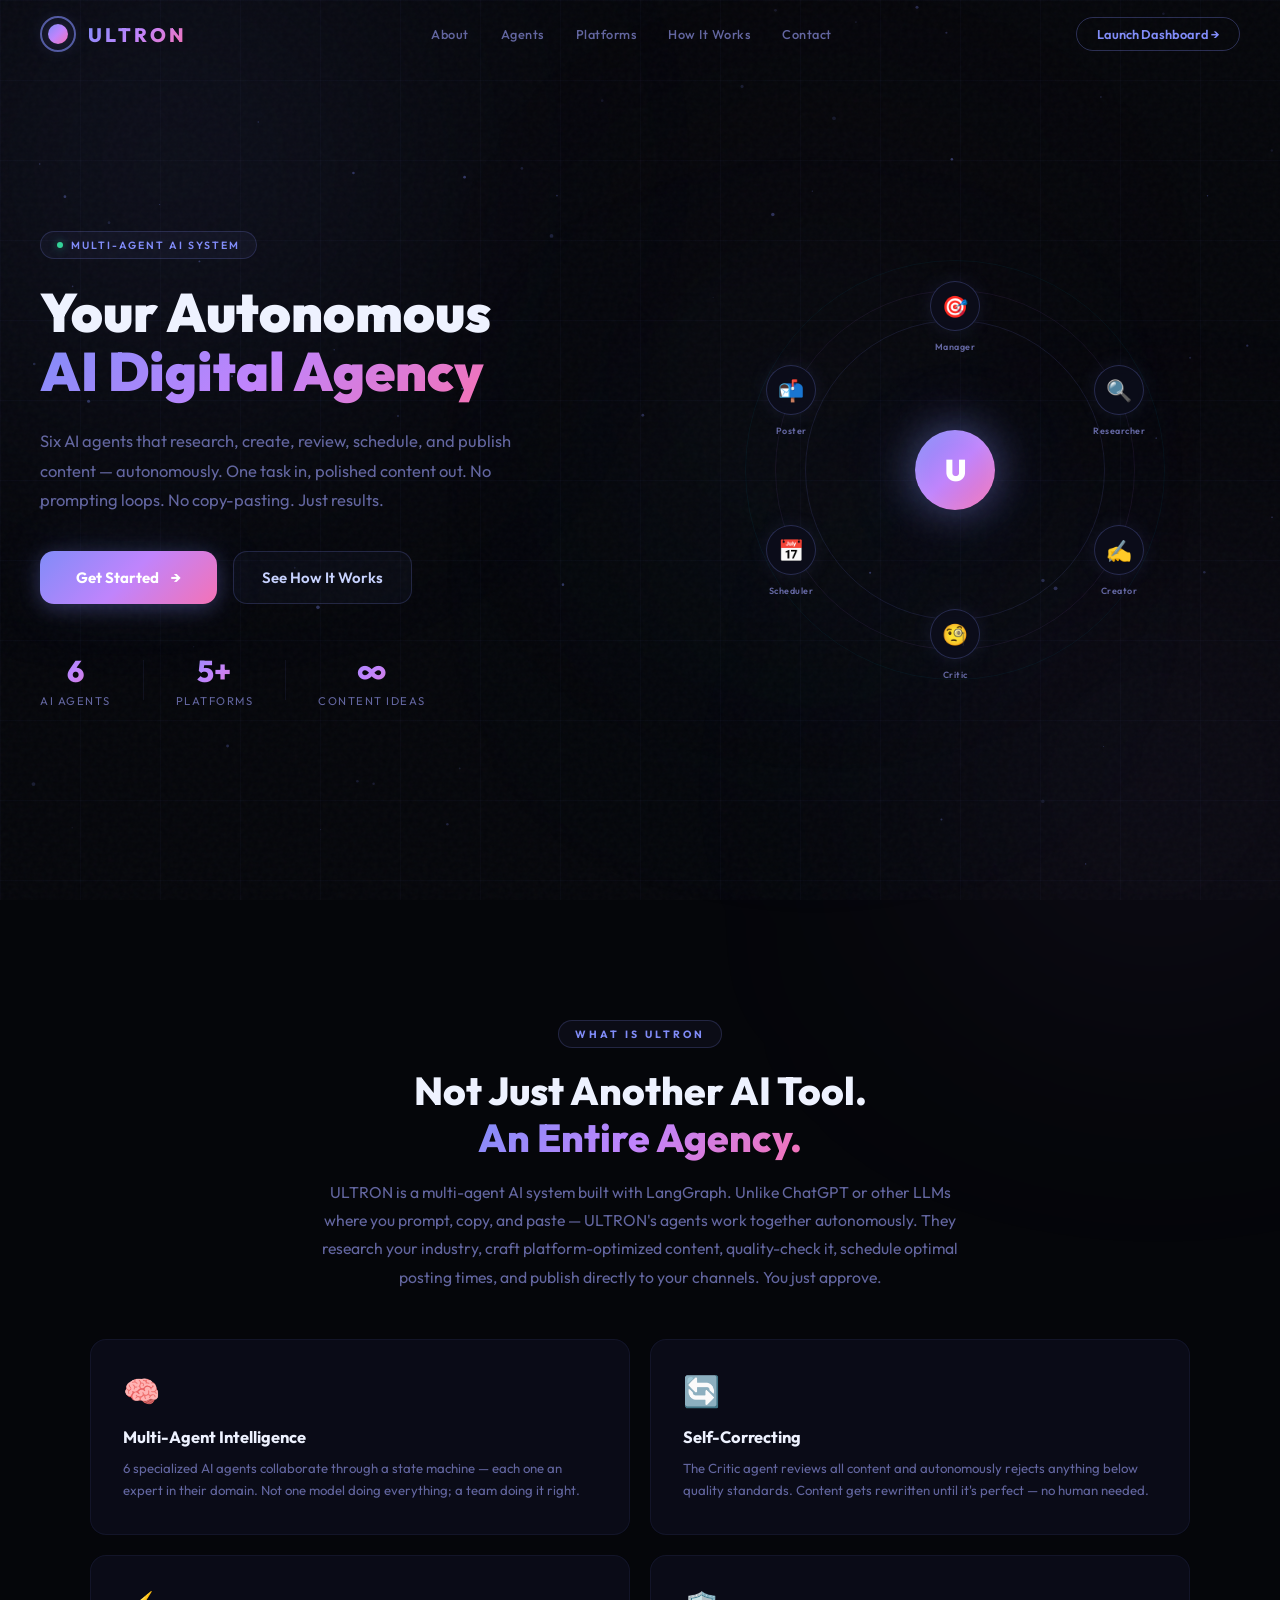
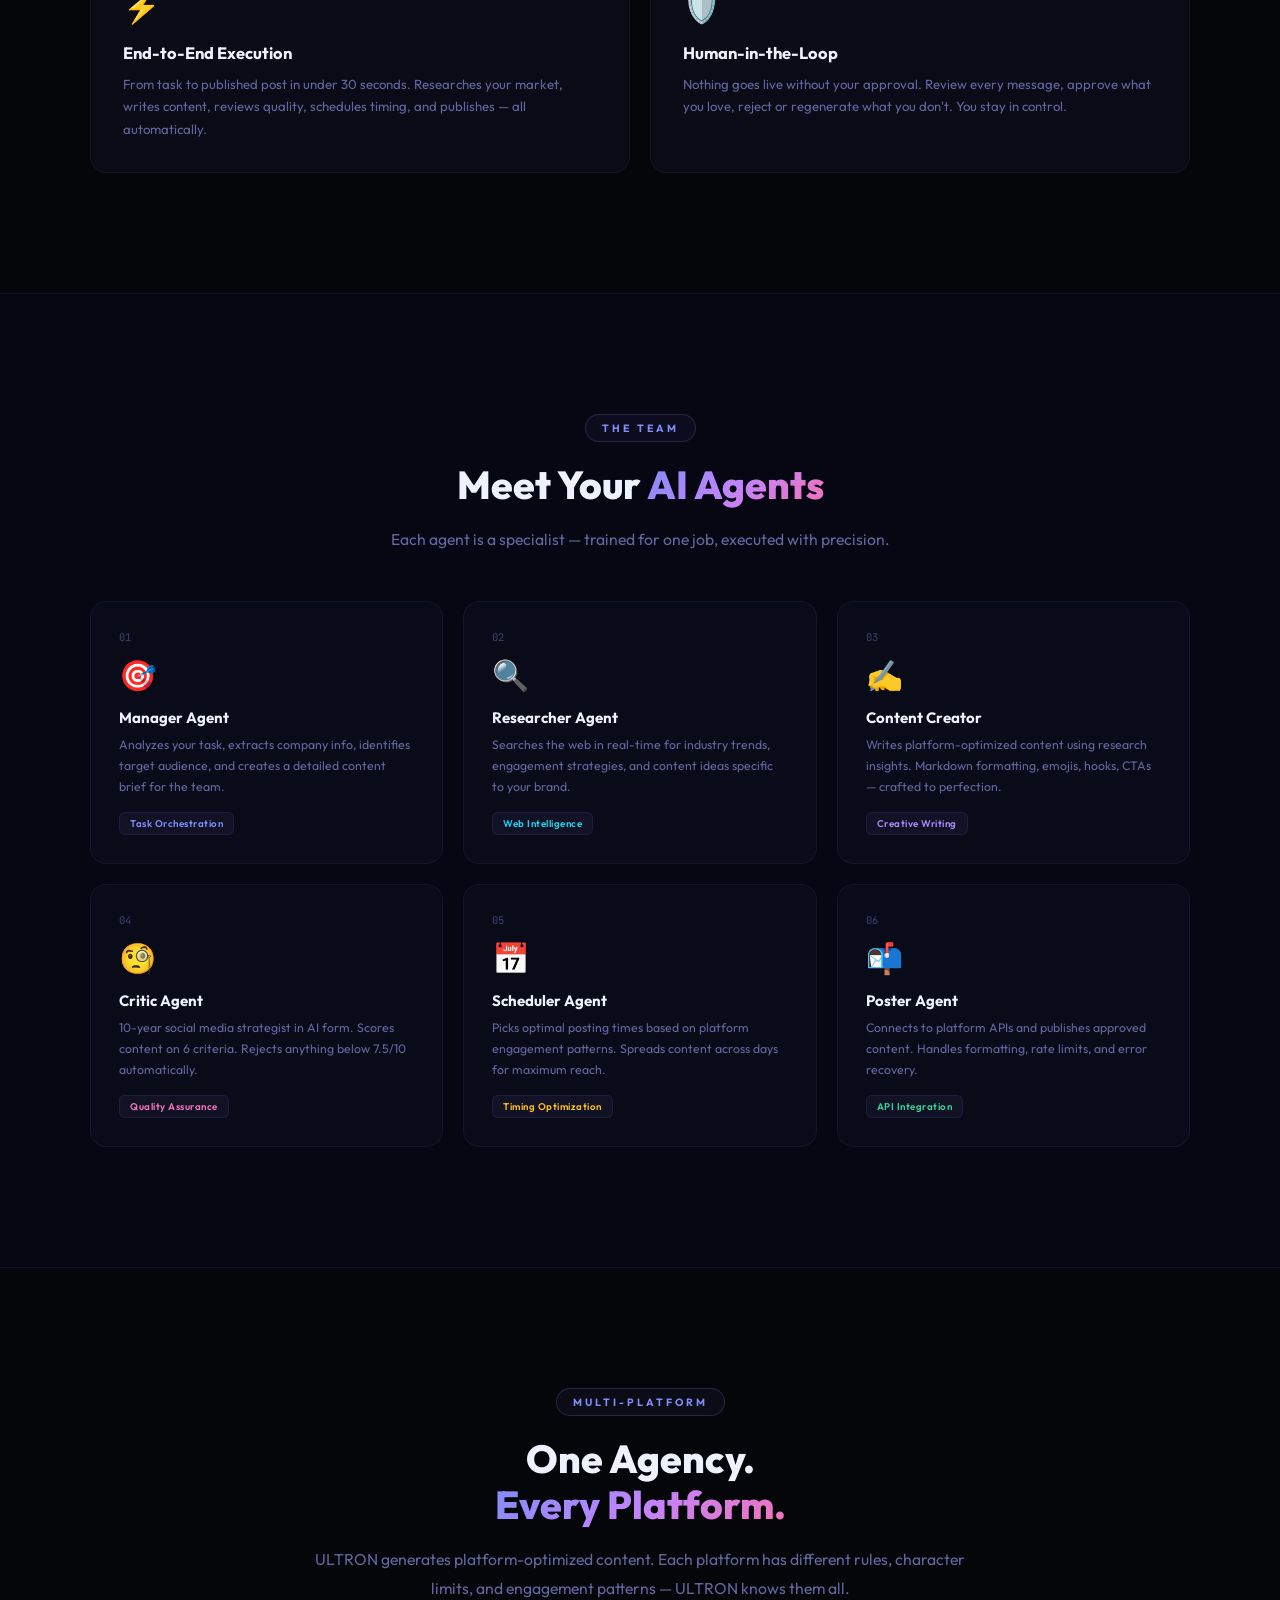
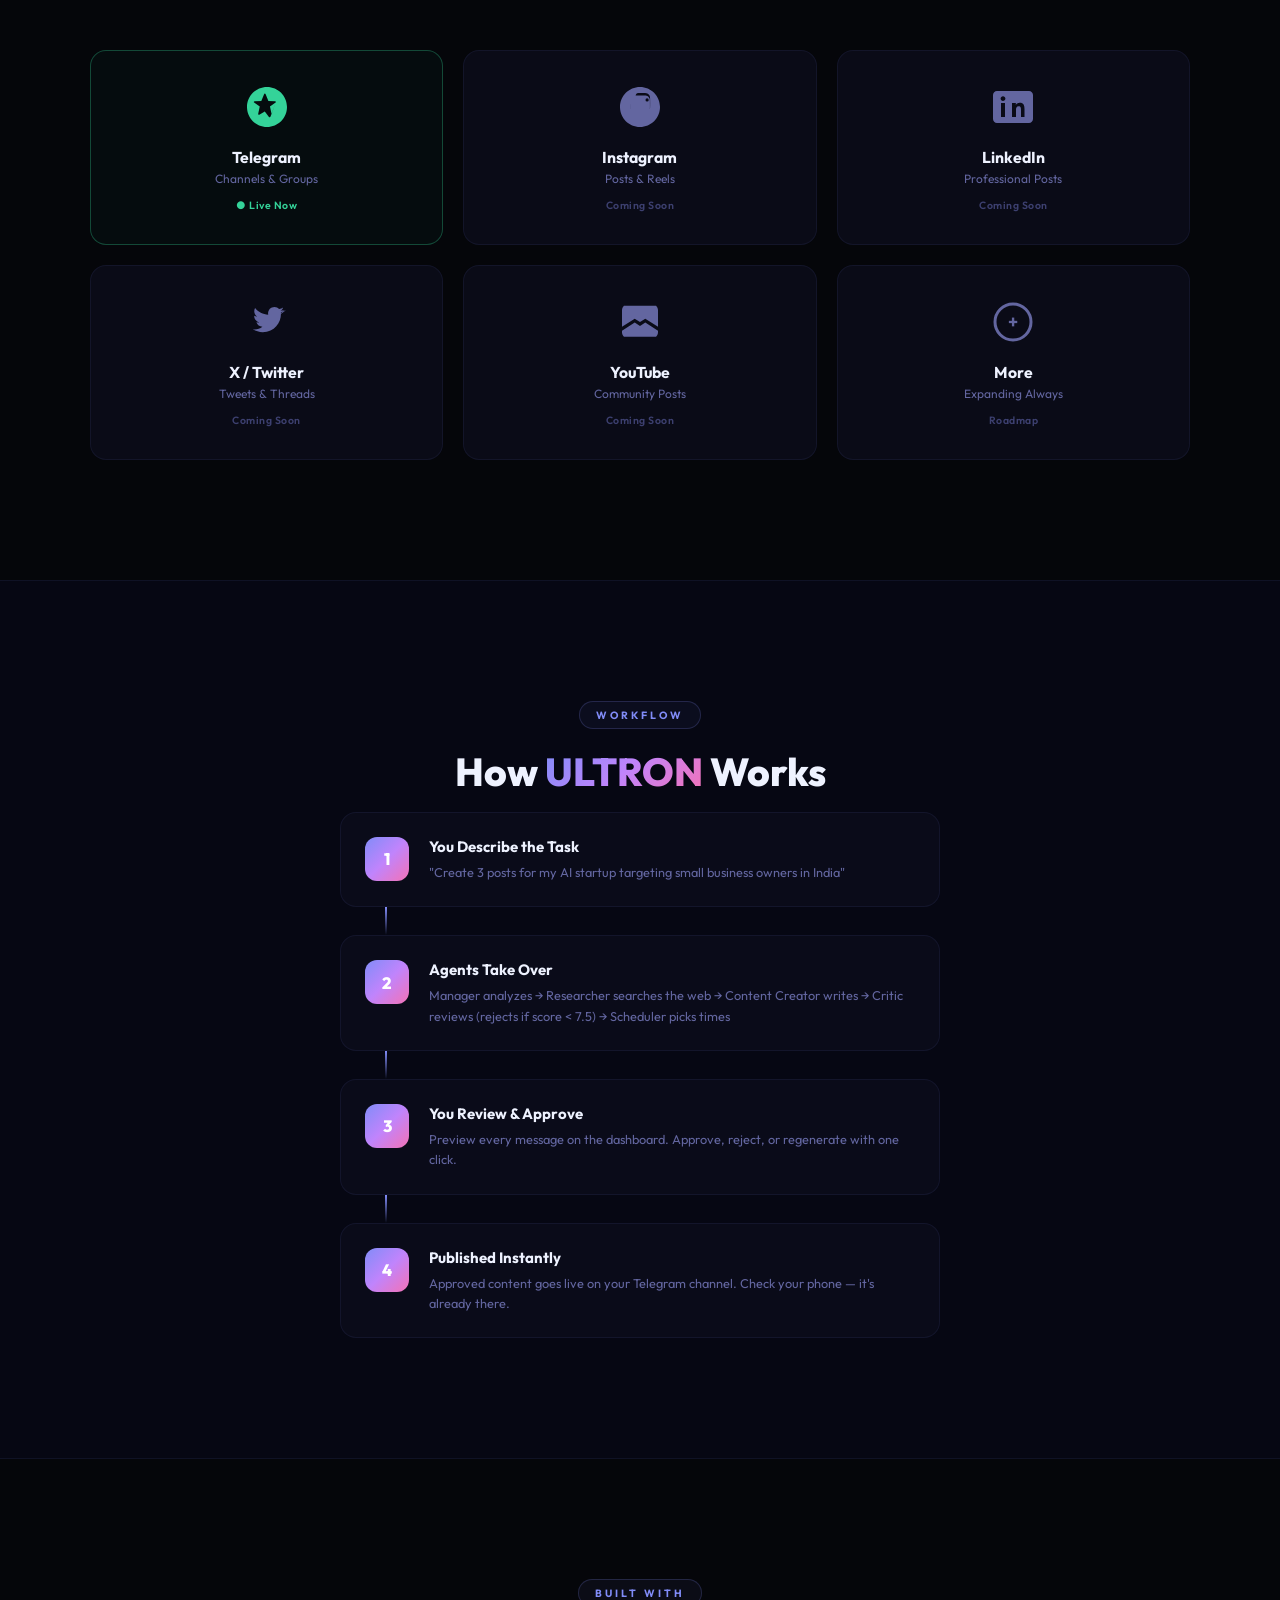
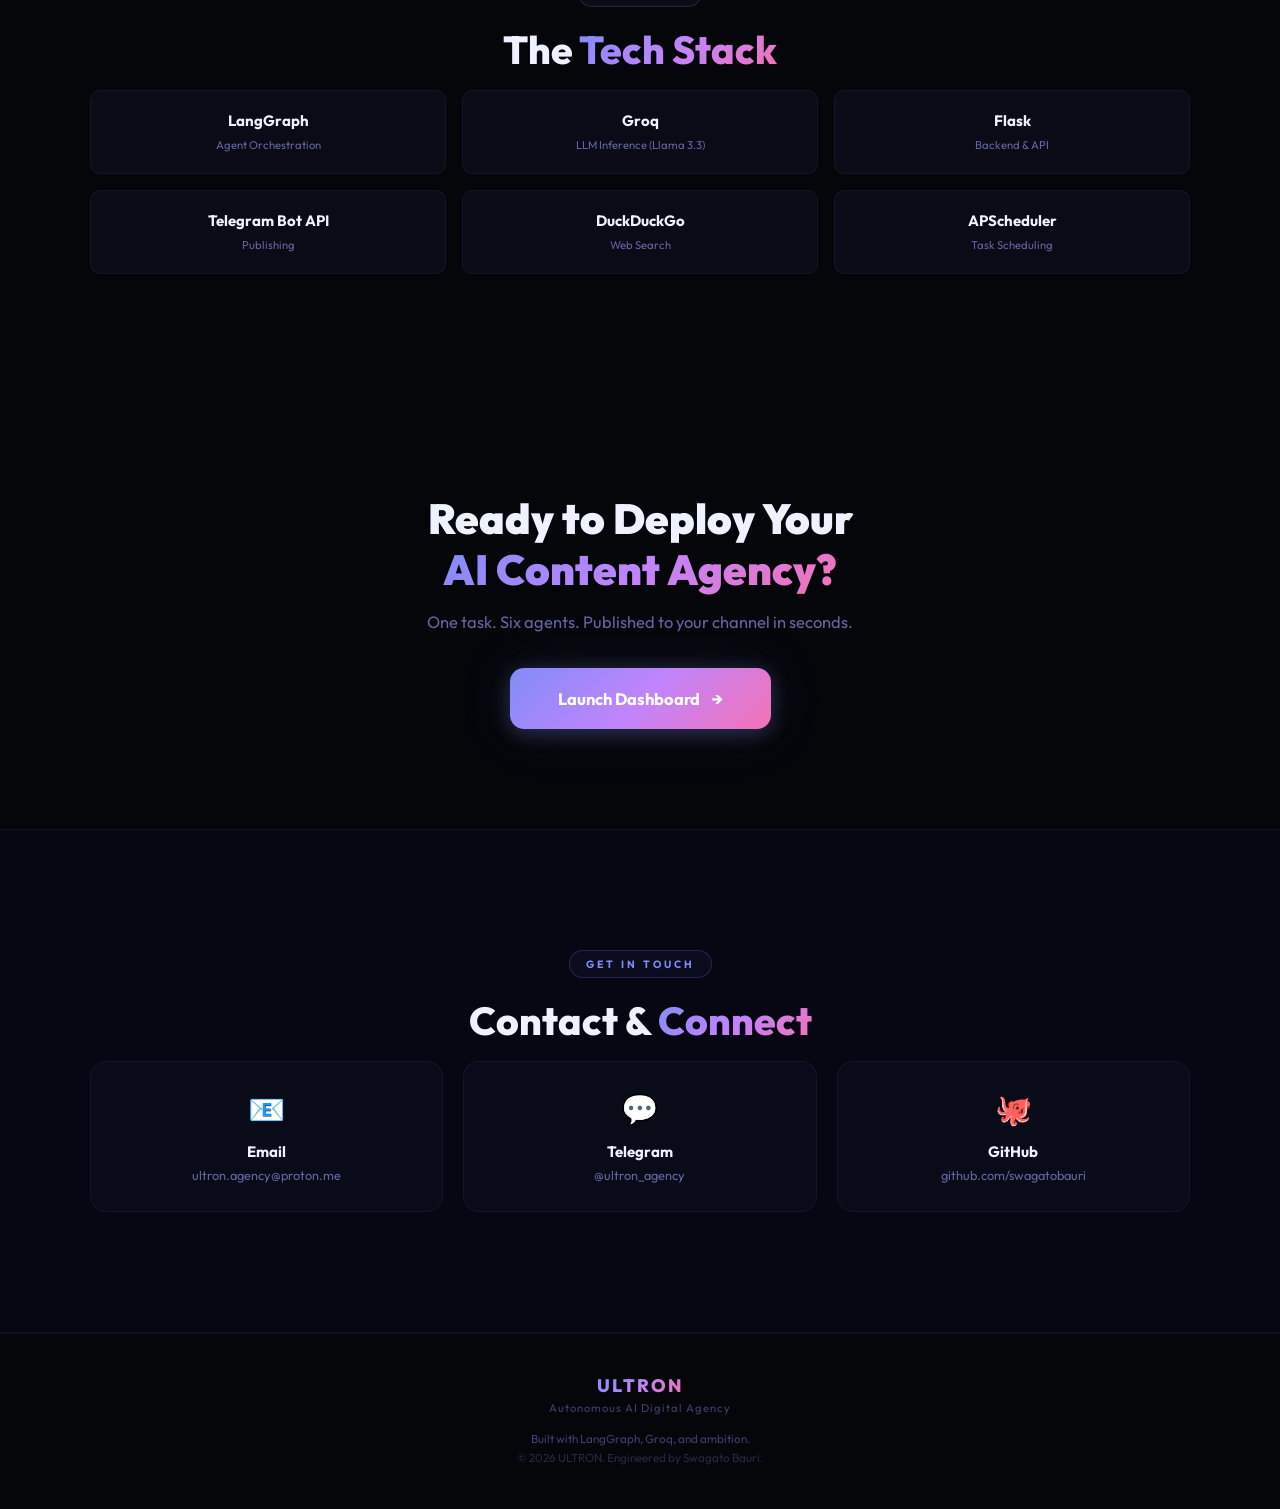
<file: templates/landing.html>
<!DOCTYPE html>
<html lang="en">

<head>
    <meta charset="UTF-8">
    <meta name="viewport" content="width=device-width, initial-scale=1.0">
    <title>ULTRON — AI-Powered Digital Agency</title>
    <meta name="description"
        content="ULTRON is an autonomous AI agency powered by multi-agent intelligence. Generate, review, and publish content across Telegram, Instagram, LinkedIn, YouTube and more.">
    <link rel="preconnect" href="https://fonts.googleapis.com">
    <link rel="preconnect" href="https://fonts.gstatic.com" crossorigin>
    <link
        href="https://fonts.googleapis.com/css2?family=Inter:wght@300;400;500;600;700;800;900&family=JetBrains+Mono:wght@400;500&family=Outfit:wght@300;400;500;600;700;800;900&display=swap"
        rel="stylesheet">
    <link rel="stylesheet" href="/static/css/landing.css">
</head>

<body>
    <!-- Animated Background Layers -->
    <div class="bg-noise"></div>
    <div class="bg-scanlines"></div>
    <div class="bg-grid-overlay"></div>
    <div class="neon-orb orb-1"></div>
    <div class="neon-orb orb-2"></div>
    <div class="neon-orb orb-3"></div>
    <div class="neon-orb orb-4"></div>

    <!-- Floating Particles Canvas -->
    <canvas id="particleCanvas"></canvas>

    <!-- Navigation -->
    <nav class="nav" id="navbar">
        <div class="nav-inner">
            <a href="#" class="nav-logo">
                <div class="nav-logo-icon">
                    <div class="logo-ring"></div>
                    <div class="logo-core"></div>
                </div>
                <span class="nav-logo-text">ULTRON</span>
            </a>
            <div class="nav-links">
                <a href="#about" class="nav-link">About</a>
                <a href="#agents" class="nav-link">Agents</a>
                <a href="#platforms" class="nav-link">Platforms</a>
                <a href="#how-it-works" class="nav-link">How It Works</a>
                <a href="#contact" class="nav-link">Contact</a>
            </div>
            <a href="/dashboard" class="nav-cta">Launch Dashboard →</a>
        </div>
    </nav>

    <!-- ═══════════ HERO ═══════════ -->
    <section class="hero" id="hero">
        <div class="hero-content">
            <div class="hero-badge">
                <span class="hero-badge-dot"></span>
                <span>MULTI-AGENT AI SYSTEM</span>
            </div>
            <h1 class="hero-title">
                <span class="hero-line-1">Your Autonomous</span>
                <span class="hero-line-2">
                    <span class="gradient-text">AI Digital Agency</span>
                </span>
            </h1>
            <p class="hero-subtitle">
                Six AI agents that research, create, review, schedule, and publish
                content — autonomously. One task in, polished content out.
                No prompting loops. No copy-pasting. Just results.
            </p>
            <div class="hero-actions">
                <a href="/dashboard" class="btn-hero">
                    <span class="btn-hero-glow"></span>
                    <span class="btn-hero-text">Get Started</span>
                    <span class="btn-hero-arrow">→</span>
                </a>
                <a href="#how-it-works" class="btn-hero-secondary">
                    <span>See How It Works</span>
                </a>
            </div>
            <div class="hero-stats">
                <div class="stat">
                    <span class="stat-value">6</span>
                    <span class="stat-label">AI Agents</span>
                </div>
                <div class="stat-divider"></div>
                <div class="stat">
                    <span class="stat-value">5+</span>
                    <span class="stat-label">Platforms</span>
                </div>
                <div class="stat-divider"></div>
                <div class="stat">
                    <span class="stat-value">∞</span>
                    <span class="stat-label">Content Ideas</span>
                </div>
            </div>
        </div>
        <div class="hero-visual">
            <div class="agent-orbit">
                <div class="orbit-ring ring-1"></div>
                <div class="orbit-ring ring-2"></div>
                <div class="orbit-ring ring-3"></div>
                <div class="orbit-center">
                    <span>U</span>
                </div>
                <div class="orbit-node node-1" data-label="Manager">🎯</div>
                <div class="orbit-node node-2" data-label="Researcher">🔍</div>
                <div class="orbit-node node-3" data-label="Creator">✍️</div>
                <div class="orbit-node node-4" data-label="Critic">🧐</div>
                <div class="orbit-node node-5" data-label="Scheduler">📅</div>
                <div class="orbit-node node-6" data-label="Poster">📬</div>
            </div>
        </div>
    </section>

    <!-- ═══════════ ABOUT ═══════════ -->
    <section class="section" id="about">
        <div class="section-inner">
            <div class="section-badge">WHAT IS ULTRON</div>
            <h2 class="section-title">Not Just Another AI Tool.<br><span class="gradient-text">An Entire Agency.</span>
            </h2>
            <p class="section-desc">
                ULTRON is a multi-agent AI system built with LangGraph. Unlike ChatGPT or other LLMs where you prompt,
                copy, and paste — ULTRON's agents work together autonomously. They research your industry,
                craft platform-optimized content, quality-check it, schedule optimal posting times,
                and publish directly to your channels. You just approve.
            </p>
            <div class="about-grid">
                <div class="about-card">
                    <div class="about-card-icon">🧠</div>
                    <h3>Multi-Agent Intelligence</h3>
                    <p>6 specialized AI agents collaborate through a state machine — each one an expert in their domain.
                        Not one model doing everything; a team doing it right.</p>
                </div>
                <div class="about-card">
                    <div class="about-card-icon">🔄</div>
                    <h3>Self-Correcting</h3>
                    <p>The Critic agent reviews all content and autonomously rejects anything below quality standards.
                        Content gets rewritten until it's perfect — no human needed.</p>
                </div>
                <div class="about-card">
                    <div class="about-card-icon">⚡</div>
                    <h3>End-to-End Execution</h3>
                    <p>From task to published post in under 30 seconds. Researches your market, writes content, reviews
                        quality, schedules timing, and publishes — all automatically.</p>
                </div>
                <div class="about-card">
                    <div class="about-card-icon">🛡️</div>
                    <h3>Human-in-the-Loop</h3>
                    <p>Nothing goes live without your approval. Review every message, approve what you love, reject or
                        regenerate what you don't. You stay in control.</p>
                </div>
            </div>
        </div>
    </section>

    <!-- ═══════════ AGENTS ═══════════ -->
    <section class="section section-dark" id="agents">
        <div class="section-inner">
            <div class="section-badge">THE TEAM</div>
            <h2 class="section-title">Meet Your <span class="gradient-text">AI Agents</span></h2>
            <p class="section-desc">Each agent is a specialist — trained for one job, executed with precision.</p>
            <div class="agents-grid">
                <div class="agent-card" style="--agent-color: #818cf8; --agent-delay: 0s">
                    <div class="agent-card-number">01</div>
                    <div class="agent-card-emoji">🎯</div>
                    <h3>Manager Agent</h3>
                    <p>Analyzes your task, extracts company info, identifies target audience, and creates a detailed
                        content brief for the team.</p>
                    <div class="agent-card-tag">Task Orchestration</div>
                </div>
                <div class="agent-card" style="--agent-color: #22d3ee; --agent-delay: 0.1s">
                    <div class="agent-card-number">02</div>
                    <div class="agent-card-emoji">🔍</div>
                    <h3>Researcher Agent</h3>
                    <p>Searches the web in real-time for industry trends, engagement strategies, and content ideas
                        specific to your brand.</p>
                    <div class="agent-card-tag">Web Intelligence</div>
                </div>
                <div class="agent-card" style="--agent-color: #a78bfa; --agent-delay: 0.2s">
                    <div class="agent-card-number">03</div>
                    <div class="agent-card-emoji">✍️</div>
                    <h3>Content Creator</h3>
                    <p>Writes platform-optimized content using research insights. Markdown formatting, emojis, hooks,
                        CTAs — crafted to perfection.</p>
                    <div class="agent-card-tag">Creative Writing</div>
                </div>
                <div class="agent-card" style="--agent-color: #f472b6; --agent-delay: 0.3s">
                    <div class="agent-card-number">04</div>
                    <div class="agent-card-emoji">🧐</div>
                    <h3>Critic Agent</h3>
                    <p>10-year social media strategist in AI form. Scores content on 6 criteria. Rejects anything below
                        7.5/10 automatically.</p>
                    <div class="agent-card-tag">Quality Assurance</div>
                </div>
                <div class="agent-card" style="--agent-color: #fbbf24; --agent-delay: 0.4s">
                    <div class="agent-card-number">05</div>
                    <div class="agent-card-emoji">📅</div>
                    <h3>Scheduler Agent</h3>
                    <p>Picks optimal posting times based on platform engagement patterns. Spreads content across days
                        for maximum reach.</p>
                    <div class="agent-card-tag">Timing Optimization</div>
                </div>
                <div class="agent-card" style="--agent-color: #34d399; --agent-delay: 0.5s">
                    <div class="agent-card-number">06</div>
                    <div class="agent-card-emoji">📬</div>
                    <h3>Poster Agent</h3>
                    <p>Connects to platform APIs and publishes approved content. Handles formatting, rate limits, and
                        error recovery.</p>
                    <div class="agent-card-tag">API Integration</div>
                </div>
            </div>
        </div>
    </section>

    <!-- ═══════════ PLATFORMS ═══════════ -->
    <section class="section" id="platforms">
        <div class="section-inner">
            <div class="section-badge">MULTI-PLATFORM</div>
            <h2 class="section-title">One Agency.<br><span class="gradient-text">Every Platform.</span></h2>
            <p class="section-desc">
                ULTRON generates platform-optimized content. Each platform has different rules,
                character limits, and engagement patterns — ULTRON knows them all.
            </p>
            <div class="platforms-grid">
                <div class="platform-card platform-active">
                    <div class="platform-icon">
                        <svg viewBox="0 0 48 48" fill="none">
                            <path
                                d="M24 4C12.96 4 4 12.96 4 24s8.96 20 20 20 20-8.96 20-20S35.04 4 24 4zm9.2 14.52L27.56 33.6c-.36.84-1.32.84-1.8.12l-3.96-5.16-5.52 3.12c-.6.36-1.2-.12-1.08-.84l1.56-7.32-5.64-3.96c-.6-.48-.24-1.32.48-1.32l6.72-.12 2.76-6.96c.24-.72 1.32-.72 1.56 0l2.76 6.96 6.72.12c.72 0 1.08.84.48 1.32l-5.64 3.96 1.56 7.32"
                                fill="currentColor" />
                        </svg>
                    </div>
                    <h3>Telegram</h3>
                    <p>Channels & Groups</p>
                    <div class="platform-status live">● Live Now</div>
                </div>
                <div class="platform-card">
                    <div class="platform-icon">
                        <svg viewBox="0 0 48 48" fill="none">
                            <path
                                d="M24 4C12.96 4 4 12.96 4 24s8.96 20 20 20 20-8.96 20-20S35.04 4 24 4zm0 6c3.32 0 3.72.012 5.04.072 1.2.056 1.88.252 2.32.42.56.216.96.48 1.38.9.42.42.68.82.9 1.38.168.44.364 1.12.42 2.32.06 1.32.072 1.72.072 5.04s-.012 3.72-.072 5.04c-.056 1.2-.252 1.88-.42 2.32-.216.56-.48.96-.9 1.38-.42.42-.82.684-1.38.9-.44.168-1.12.364-2.32.42-1.32.06-1.72.072-5.04.072s-3.72-.012-5.04-.072c-1.2-.056-1.88-.252-2.32-.42-.56-.216-.96-.48-1.38-.9-.42-.42-.684-.82-.9-1.38-.168-.44-.364-1.12-.42-2.32C14.012 27.72 14 27.32 14 24s.012-3.72.072-5.04c.056-1.2.252-1.88.42-2.32.216-.56.48-.96.9-1.38.42-.42.82-.684 1.38-.9.44-.168 1.12-.364 2.32-.42C20.28 10.012 20.68 10 24 10zm0 2.52c-3.268 0-3.636.012-4.92.072-1.18.052-1.82.248-2.248.412-.564.22-.968.48-1.392.904-.424.424-.684.828-.904 1.392-.164.428-.36 1.068-.412 2.248-.06 1.284-.072 1.652-.072 4.92s.012 3.636.072 4.92c.052 1.18.248 1.82.412 2.248.22.564.48.968.904 1.392.424.424.828.684 1.392.904.428.164 1.068.36 2.248.412 1.284.06 1.652.072 4.92.072s3.636-.012 4.92-.072c1.18-.052 1.82-.248 2.248-.412.564-.22.968-.48 1.392-.904.424-.424.684-.828.904-1.392.164-.428.36-1.068.412-2.248.06-1.284.072-1.652.072-4.92s-.012-3.636-.072-4.92c-.052-1.18-.248-1.82-.412-2.248-.22-.564-.48-.968-.904-1.392-.424-.424-.828-.684-1.392-.904-.428-.164-1.068-.36-2.248-.412-1.284-.06-1.652-.072-4.92-.072zM24 17.16a6.84 6.84 0 100 13.68 6.84 6.84 0 000-13.68zm0 11.28a4.44 4.44 0 110-8.88 4.44 4.44 0 010 8.88zm8.712-11.556a1.596 1.596 0 11-3.192 0 1.596 1.596 0 013.192 0z"
                                fill="currentColor" />
                        </svg>
                    </div>
                    <h3>Instagram</h3>
                    <p>Posts & Reels</p>
                    <div class="platform-status soon">Coming Soon</div>
                </div>
                <div class="platform-card">
                    <div class="platform-icon">
                        <svg viewBox="0 0 48 48" fill="none">
                            <path
                                d="M40 8H8c-2.2 0-4 1.8-4 4v24c0 2.2 1.8 4 4 4h32c2.2 0 4-1.8 4-4V12c0-2.2-1.8-4-4-4zM16 34h-4V20h4v14zm-2-16c-1.32 0-2.4-1.08-2.4-2.4S12.68 13.2 14 13.2s2.4 1.08 2.4 2.4S15.32 18 14 18zm22 16h-4v-7c0-1.66-.04-3.8-2.32-3.8-2.32 0-2.68 1.82-2.68 3.68V34h-4V20h3.84v1.92h.04c.54-1.02 1.84-2.08 3.8-2.08 4.06 0 4.82 2.68 4.82 6.16v8z"
                                fill="currentColor" />
                        </svg>
                    </div>
                    <h3>LinkedIn</h3>
                    <p>Professional Posts</p>
                    <div class="platform-status soon">Coming Soon</div>
                </div>
                <div class="platform-card">
                    <div class="platform-icon">
                        <svg viewBox="0 0 48 48" fill="none">
                            <path
                                d="M43.2 12.08c-.36.16-5.32 2.28-5.32 2.28.04.52.08 1.04.08 1.64 0 8.48-6.44 18.24-18.24 18.24-3.6 0-6.96-1.06-9.8-2.88.5.06 1.02.08 1.52.08 3 0 5.76-1.02 7.96-2.74-2.8-.04-5.16-1.9-5.98-4.44.4.08.8.12 1.22.12.58 0 1.14-.08 1.68-.22-2.92-.6-5.12-3.16-5.12-6.26v-.06c.86.48 1.84.76 2.88.8-1.72-1.14-2.84-3.1-2.84-5.32 0-1.18.32-2.28.86-3.22 3.14 3.86 7.84 6.4 13.14 6.66-.1-.46-.16-.96-.16-1.46 0-3.52 2.86-6.38 6.38-6.38 1.84 0 3.5.78 4.66 2.02 1.46-.28 2.82-.82 4.06-1.56-.48 1.5-1.5 2.76-2.82 3.56 1.3-.16 2.54-.5 3.68-.98-.86 1.28-1.94 2.42-3.2 3.32l.36.58z"
                                fill="currentColor" />
                        </svg>
                    </div>
                    <h3>X / Twitter</h3>
                    <p>Tweets & Threads</p>
                    <div class="platform-status soon">Coming Soon</div>
                </div>
                <div class="platform-card">
                    <div class="platform-icon">
                        <svg viewBox="0 0 48 48" fill="none">
                            <path
                                d="M42 12.24c0-1.76-.76-3.36-1.96-4.48H7.96C6.76 8.88 6 10.48 6 12.24v16.56l12.72-8.04L24 24.12l5.28-3.36L42 28.8V12.24zm-36 20.4V34.2c0 1.76.76 3.36 1.96 4.48h32.08c1.2-1.12 1.96-2.72 1.96-4.48v-1.56L29.28 24.6 24 27.96l-5.28-3.36L6 32.64z"
                                fill="currentColor" />
                        </svg>
                    </div>
                    <h3>YouTube</h3>
                    <p>Community Posts</p>
                    <div class="platform-status soon">Coming Soon</div>
                </div>
                <div class="platform-card">
                    <div class="platform-icon">
                        <svg viewBox="0 0 48 48" fill="none">
                            <circle cx="24" cy="24" r="18" stroke="currentColor" stroke-width="3" fill="none" /><text
                                x="24" y="30" text-anchor="middle" fill="currentColor" font-size="18"
                                font-weight="bold">+</text>
                        </svg>
                    </div>
                    <h3>More</h3>
                    <p>Expanding Always</p>
                    <div class="platform-status soon">Roadmap</div>
                </div>
            </div>
        </div>
    </section>

    <!-- ═══════════ HOW IT WORKS ═══════════ -->
    <section class="section section-dark" id="how-it-works">
        <div class="section-inner">
            <div class="section-badge">WORKFLOW</div>
            <h2 class="section-title">How <span class="gradient-text">ULTRON</span> Works</h2>
            <div class="workflow-timeline">
                <div class="workflow-step">
                    <div class="workflow-number">1</div>
                    <div class="workflow-content">
                        <h3>You Describe the Task</h3>
                        <p>"Create 3 posts for my AI startup targeting small business owners in India"</p>
                    </div>
                </div>
                <div class="workflow-connector"></div>
                <div class="workflow-step">
                    <div class="workflow-number">2</div>
                    <div class="workflow-content">
                        <h3>Agents Take Over</h3>
                        <p>Manager analyzes → Researcher searches the web → Content Creator writes → Critic reviews
                            (rejects if score &lt; 7.5) → Scheduler picks times</p>
                    </div>
                </div>
                <div class="workflow-connector"></div>
                <div class="workflow-step">
                    <div class="workflow-number">3</div>
                    <div class="workflow-content">
                        <h3>You Review & Approve</h3>
                        <p>Preview every message on the dashboard. Approve, reject, or regenerate with one click.</p>
                    </div>
                </div>
                <div class="workflow-connector"></div>
                <div class="workflow-step">
                    <div class="workflow-number">4</div>
                    <div class="workflow-content">
                        <h3>Published Instantly</h3>
                        <p>Approved content goes live on your Telegram channel. Check your phone — it's already there.
                        </p>
                    </div>
                </div>
            </div>
        </div>
    </section>

    <!-- ═══════════ TECH STACK ═══════════ -->
    <section class="section" id="tech">
        <div class="section-inner">
            <div class="section-badge">BUILT WITH</div>
            <h2 class="section-title">The <span class="gradient-text">Tech Stack</span></h2>
            <div class="tech-grid">
                <div class="tech-item">
                    <span class="tech-name">LangGraph</span>
                    <span class="tech-role">Agent Orchestration</span>
                </div>
                <div class="tech-item">
                    <span class="tech-name">Groq</span>
                    <span class="tech-role">LLM Inference (Llama 3.3)</span>
                </div>
                <div class="tech-item">
                    <span class="tech-name">Flask</span>
                    <span class="tech-role">Backend & API</span>
                </div>
                <div class="tech-item">
                    <span class="tech-name">Telegram Bot API</span>
                    <span class="tech-role">Publishing</span>
                </div>
                <div class="tech-item">
                    <span class="tech-name">DuckDuckGo</span>
                    <span class="tech-role">Web Search</span>
                </div>
                <div class="tech-item">
                    <span class="tech-name">APScheduler</span>
                    <span class="tech-role">Task Scheduling</span>
                </div>
            </div>
        </div>
    </section>

    <!-- ═══════════ CTA ═══════════ -->
    <section class="section section-cta" id="cta">
        <div class="section-inner">
            <h2 class="cta-title">Ready to Deploy Your<br><span class="gradient-text">AI Content Agency?</span></h2>
            <p class="cta-desc">One task. Six agents. Published to your channel in seconds.</p>
            <a href="/dashboard" class="btn-hero btn-hero-large">
                <span class="btn-hero-glow"></span>
                <span class="btn-hero-text">Launch Dashboard</span>
                <span class="btn-hero-arrow">→</span>
            </a>
        </div>
    </section>

    <!-- ═══════════ CONTACT ═══════════ -->
    <section class="section section-dark" id="contact">
        <div class="section-inner">
            <div class="section-badge">GET IN TOUCH</div>
            <h2 class="section-title">Contact & <span class="gradient-text">Connect</span></h2>
            <div class="contact-grid">
                <div class="contact-card">
                    <div class="contact-icon">📧</div>
                    <h3>Email</h3>
                    <p>ultron.agency@proton.me</p>
                </div>
                <div class="contact-card">
                    <div class="contact-icon">💬</div>
                    <h3>Telegram</h3>
                    <p>@ultron_agency</p>
                </div>
                <div class="contact-card">
                    <div class="contact-icon">🐙</div>
                    <h3>GitHub</h3>
                    <p>github.com/swagatobauri</p>
                </div>
            </div>
        </div>
    </section>

    <!-- Footer -->
    <footer class="site-footer">
        <div class="footer-inner">
            <div class="footer-brand">
                <span class="footer-logo">ULTRON</span>
                <span class="footer-tagline">Autonomous AI Digital Agency</span>
            </div>
            <div class="footer-text">
                <p>Built with LangGraph, Groq, and ambition.</p>
                <p class="footer-copy">© 2026 ULTRON. Engineered by Swagato Bauri.</p>
            </div>
        </div>
    </footer>

    <script>
        // ─── Navbar scroll effect ───
        window.addEventListener('scroll', () => {
            const nav = document.getElementById('navbar');
            nav.classList.toggle('scrolled', window.scrollY > 50);
        });

        // ─── Smooth scroll ───
        document.querySelectorAll('a[href^="#"]').forEach(anchor => {
            anchor.addEventListener('click', e => {
                e.preventDefault();
                const target = document.querySelector(anchor.getAttribute('href'));
                if (target) target.scrollIntoView({ behavior: 'smooth', block: 'start' });
            });
        });

        // ─── Scroll reveal animations ───
        const observer = new IntersectionObserver((entries) => {
            entries.forEach(entry => {
                if (entry.isIntersecting) {
                    entry.target.classList.add('revealed');
                }
            });
        }, { threshold: 0.1 });

        document.querySelectorAll('.about-card, .agent-card, .platform-card, .workflow-step, .tech-item, .contact-card').forEach(el => {
            el.classList.add('reveal-item');
            observer.observe(el);
        });

        // ─── Particle Canvas ───
        const canvas = document.getElementById('particleCanvas');
        const ctx = canvas.getContext('2d');
        let particles = [];

        function resizeCanvas() {
            canvas.width = window.innerWidth;
            canvas.height = window.innerHeight;
        }

        function createParticles() {
            particles = [];
            const count = Math.floor(window.innerWidth / 20);
            for (let i = 0; i < count; i++) {
                particles.push({
                    x: Math.random() * canvas.width,
                    y: Math.random() * canvas.height,
                    vx: (Math.random() - 0.5) * 0.3,
                    vy: (Math.random() - 0.5) * 0.3,
                    size: Math.random() * 1.5 + 0.5,
                    alpha: Math.random() * 0.3 + 0.1,
                });
            }
        }

        function drawParticles() {
            ctx.clearRect(0, 0, canvas.width, canvas.height);
            particles.forEach(p => {
                p.x += p.vx;
                p.y += p.vy;
                if (p.x < 0) p.x = canvas.width;
                if (p.x > canvas.width) p.x = 0;
                if (p.y < 0) p.y = canvas.height;
                if (p.y > canvas.height) p.y = 0;

                ctx.beginPath();
                ctx.arc(p.x, p.y, p.size, 0, Math.PI * 2);
                ctx.fillStyle = `rgba(129, 140, 248, ${p.alpha})`;
                ctx.fill();
            });
            requestAnimationFrame(drawParticles);
        }

        resizeCanvas();
        createParticles();
        drawParticles();
        window.addEventListener('resize', () => { resizeCanvas(); createParticles(); });

        // ─── Typing effect for hero subtitle ───
        const heroSubtitle = document.querySelector('.hero-subtitle');
        heroSubtitle.style.opacity = '0';
        setTimeout(() => {
            heroSubtitle.style.transition = 'opacity 1s ease';
            heroSubtitle.style.opacity = '1';
        }, 800);
    </script>
</body>

</html>
</file>
<file: static/css/landing.css>
/* ═══════════════════════════════════════════════════
   ULTRON LANDING — BLADE RUNNER 2049 AESTHETIC
   ═══════════════════════════════════════════════════ */

/* ─── Reset ─── */
*,
*::before,
*::after {
    margin: 0;
    padding: 0;
    box-sizing: border-box;
}

:root {
    --bg-void: #05060a;
    --bg-deep: #08091a;
    --bg-card: rgba(12, 14, 28, 0.75);
    --bg-card-hover: rgba(18, 20, 40, 0.85);

    --border: rgba(129, 140, 248, 0.08);
    --border-hover: rgba(129, 140, 248, 0.25);
    --border-bright: rgba(129, 140, 248, 0.5);

    --text-white: #eef2ff;
    --text-light: #c7d2fe;
    --text-muted: #6366a0;
    --text-dim: #3d4070;

    --neon-blue: #818cf8;
    --neon-violet: #a78bfa;
    --neon-purple: #c084fc;
    --neon-cyan: #22d3ee;
    --neon-green: #34d399;
    --neon-pink: #f472b6;
    --neon-amber: #fbbf24;
    --neon-red: #f87171;

    --grad-main: linear-gradient(135deg, #818cf8 0%, #c084fc 50%, #f472b6 100%);
    --grad-glow: linear-gradient(135deg, rgba(129, 140, 248, 0.12), rgba(192, 132, 252, 0.12));
    --grad-card: linear-gradient(180deg, rgba(129, 140, 248, 0.05), transparent);

    --font-main: 'Outfit', 'Inter', -apple-system, sans-serif;
    --font-mono: 'JetBrains Mono', monospace;

    --radius: 16px;
    --radius-sm: 10px;
    --radius-xl: 24px;
}

html {
    font-size: 15px;
    scroll-behavior: smooth;
    scroll-padding-top: 80px;
}

body {
    font-family: var(--font-main);
    background: var(--bg-void);
    color: var(--text-light);
    overflow-x: hidden;
    -webkit-font-smoothing: antialiased;
}

/* ─── Animated Backgrounds ─── */
.bg-noise {
    position: fixed;
    inset: 0;
    background-image: url("data:image/svg+xml,%3Csvg viewBox='0 0 200 200' xmlns='http://www.w3.org/2000/svg'%3E%3Cfilter id='n'%3E%3CfeTurbulence type='fractalNoise' baseFrequency='0.9' numOctaves='4' stitchTiles='stitch'/%3E%3C/filter%3E%3Crect width='100%25' height='100%25' filter='url(%23n)' opacity='0.03'/%3E%3C/svg%3E");
    z-index: -4;
    pointer-events: none;
}

.bg-scanlines {
    position: fixed;
    inset: 0;
    background: repeating-linear-gradient(0deg,
            transparent,
            transparent 2px,
            rgba(129, 140, 248, 0.008) 2px,
            rgba(129, 140, 248, 0.008) 4px);
    z-index: -3;
    pointer-events: none;
}

.bg-grid-overlay {
    position: fixed;
    inset: 0;
    background-image:
        linear-gradient(rgba(129, 140, 248, 0.03) 1px, transparent 1px),
        linear-gradient(90deg, rgba(129, 140, 248, 0.03) 1px, transparent 1px);
    background-size: 80px 80px;
    z-index: -3;
    pointer-events: none;
}

#particleCanvas {
    position: fixed;
    inset: 0;
    z-index: -2;
    pointer-events: none;
}

.neon-orb {
    position: fixed;
    border-radius: 50%;
    filter: blur(140px);
    z-index: -2;
    pointer-events: none;
    animation: orbFloat 25s ease-in-out infinite;
}

.orb-1 {
    width: 600px;
    height: 600px;
    background: radial-gradient(circle, rgba(129, 140, 248, 0.18), transparent 70%);
    top: -15%;
    left: -10%;
}

.orb-2 {
    width: 500px;
    height: 500px;
    background: radial-gradient(circle, rgba(192, 132, 252, 0.15), transparent 70%);
    bottom: -15%;
    right: -10%;
    animation-delay: -8s;
}

.orb-3 {
    width: 350px;
    height: 350px;
    background: radial-gradient(circle, rgba(34, 211, 238, 0.12), transparent 70%);
    top: 40%;
    left: 50%;
    animation-delay: -16s;
}

.orb-4 {
    width: 400px;
    height: 400px;
    background: radial-gradient(circle, rgba(244, 114, 182, 0.1), transparent 70%);
    top: 20%;
    right: 20%;
    animation-delay: -12s;
}

@keyframes orbFloat {

    0%,
    100% {
        transform: translate(0, 0) scale(1);
    }

    25% {
        transform: translate(40px, -30px) scale(1.05);
    }

    50% {
        transform: translate(-20px, 40px) scale(0.95);
    }

    75% {
        transform: translate(30px, 20px) scale(1.03);
    }
}

/* ─── Navigation ─── */
.nav {
    position: fixed;
    top: 0;
    left: 0;
    right: 0;
    z-index: 1000;
    padding: 16px 40px;
    transition: all 0.4s ease;
}

.nav.scrolled {
    background: rgba(5, 6, 10, 0.85);
    backdrop-filter: blur(24px);
    border-bottom: 1px solid var(--border);
    padding: 10px 40px;
}

.nav-inner {
    max-width: 1280px;
    margin: 0 auto;
    display: flex;
    align-items: center;
    justify-content: space-between;
}

.nav-logo {
    display: flex;
    align-items: center;
    gap: 12px;
    text-decoration: none;
}

.nav-logo-icon {
    width: 36px;
    height: 36px;
    position: relative;
}

.logo-ring {
    position: absolute;
    inset: 0;
    border: 2px solid var(--neon-blue);
    border-radius: 50%;
    animation: logoSpin 8s linear infinite;
    opacity: 0.6;
}

.logo-core {
    position: absolute;
    inset: 8px;
    background: var(--grad-main);
    border-radius: 50%;
    box-shadow: 0 0 20px rgba(129, 140, 248, 0.4);
}

@keyframes logoSpin {
    from {
        transform: rotate(0deg);
    }

    to {
        transform: rotate(360deg);
    }
}

.nav-logo-text {
    font-size: 1.3rem;
    font-weight: 800;
    background: var(--grad-main);
    -webkit-background-clip: text;
    -webkit-text-fill-color: transparent;
    letter-spacing: 3px;
}

.nav-links {
    display: flex;
    gap: 32px;
}

.nav-link {
    color: var(--text-muted);
    text-decoration: none;
    font-size: 0.85rem;
    font-weight: 500;
    letter-spacing: 0.5px;
    transition: color 0.3s;
    position: relative;
}

.nav-link::after {
    content: '';
    position: absolute;
    bottom: -4px;
    left: 0;
    right: 0;
    height: 1px;
    background: var(--grad-main);
    transform: scaleX(0);
    transition: transform 0.3s ease;
}

.nav-link:hover {
    color: var(--text-white);
}

.nav-link:hover::after {
    transform: scaleX(1);
}

.nav-cta {
    color: var(--neon-blue);
    text-decoration: none;
    font-size: 0.85rem;
    font-weight: 600;
    padding: 8px 20px;
    border: 1px solid rgba(129, 140, 248, 0.3);
    border-radius: 30px;
    transition: all 0.3s ease;
}

.nav-cta:hover {
    background: rgba(129, 140, 248, 0.1);
    border-color: var(--neon-blue);
    box-shadow: 0 0 20px rgba(129, 140, 248, 0.2);
}

/* ─── HERO ─── */
.hero {
    min-height: 100vh;
    display: grid;
    grid-template-columns: 1fr 1fr;
    align-items: center;
    gap: 60px;
    max-width: 1280px;
    margin: 0 auto;
    padding: 120px 40px 80px;
}

.hero-badge {
    display: inline-flex;
    align-items: center;
    gap: 8px;
    padding: 6px 16px;
    border: 1px solid rgba(129, 140, 248, 0.2);
    border-radius: 30px;
    font-size: 0.7rem;
    font-weight: 600;
    letter-spacing: 2px;
    color: var(--neon-blue);
    margin-bottom: 24px;
    background: rgba(129, 140, 248, 0.05);
}

.hero-badge-dot {
    width: 6px;
    height: 6px;
    border-radius: 50%;
    background: var(--neon-green);
    box-shadow: 0 0 8px rgba(52, 211, 153, 0.6);
    animation: blink 2s ease-in-out infinite;
}

@keyframes blink {

    0%,
    100% {
        opacity: 1;
    }

    50% {
        opacity: 0.3;
    }
}

.hero-title {
    font-size: 3.6rem;
    font-weight: 900;
    line-height: 1.1;
    margin-bottom: 24px;
    color: var(--text-white);
}

.hero-line-1 {
    display: block;
    opacity: 0;
    animation: fadeUp 0.8s ease forwards 0.2s;
}

.hero-line-2 {
    display: block;
    opacity: 0;
    animation: fadeUp 0.8s ease forwards 0.5s;
}

@keyframes fadeUp {
    from {
        opacity: 0;
        transform: translateY(20px);
    }

    to {
        opacity: 1;
        transform: translateY(0);
    }
}

.gradient-text {
    background: var(--grad-main);
    -webkit-background-clip: text;
    -webkit-text-fill-color: transparent;
}

.hero-subtitle {
    font-size: 1.1rem;
    line-height: 1.8;
    color: var(--text-muted);
    max-width: 520px;
    margin-bottom: 36px;
}

.hero-actions {
    display: flex;
    gap: 16px;
    margin-bottom: 48px;
}

/* Hero Button */
.btn-hero {
    position: relative;
    display: inline-flex;
    align-items: center;
    gap: 12px;
    padding: 16px 36px;
    border: none;
    border-radius: 14px;
    font-family: var(--font-main);
    font-size: 1rem;
    font-weight: 700;
    color: white;
    text-decoration: none;
    background: var(--grad-main);
    cursor: pointer;
    overflow: hidden;
    transition: all 0.3s ease;
    box-shadow:
        0 4px 20px rgba(129, 140, 248, 0.3),
        0 0 60px rgba(129, 140, 248, 0.1);
}

.btn-hero:hover {
    transform: translateY(-3px);
    box-shadow:
        0 8px 30px rgba(129, 140, 248, 0.4),
        0 0 80px rgba(129, 140, 248, 0.15);
}

.btn-hero-glow {
    position: absolute;
    inset: 0;
    background: linear-gradient(135deg, rgba(255, 255, 255, 0.15), transparent);
    opacity: 0;
    transition: opacity 0.3s;
}

.btn-hero:hover .btn-hero-glow {
    opacity: 1;
}

.btn-hero-arrow {
    transition: transform 0.3s ease;
}

.btn-hero:hover .btn-hero-arrow {
    transform: translateX(4px);
}

.btn-hero-large {
    padding: 20px 48px;
    font-size: 1.1rem;
}

.btn-hero-secondary {
    display: inline-flex;
    align-items: center;
    gap: 8px;
    padding: 16px 28px;
    border: 1px solid rgba(129, 140, 248, 0.2);
    border-radius: 14px;
    color: var(--text-light);
    text-decoration: none;
    font-weight: 600;
    font-size: 1rem;
    transition: all 0.3s ease;
    background: rgba(129, 140, 248, 0.04);
}

.btn-hero-secondary:hover {
    border-color: var(--neon-blue);
    background: rgba(129, 140, 248, 0.08);
    transform: translateY(-3px);
}

/* Hero Stats */
.hero-stats {
    display: flex;
    align-items: center;
    gap: 32px;
}

.stat {
    text-align: center;
}

.stat-value {
    display: block;
    font-size: 2rem;
    font-weight: 800;
    background: var(--grad-main);
    -webkit-background-clip: text;
    -webkit-text-fill-color: transparent;
}

.stat-label {
    font-size: 0.75rem;
    color: var(--text-muted);
    text-transform: uppercase;
    letter-spacing: 1.5px;
    margin-top: 4px;
}

.stat-divider {
    width: 1px;
    height: 40px;
    background: var(--border);
}

/* Hero Visual — Agent Orbit */
.hero-visual {
    display: flex;
    align-items: center;
    justify-content: center;
}

.agent-orbit {
    position: relative;
    width: 420px;
    height: 420px;
}

.orbit-ring {
    position: absolute;
    border-radius: 50%;
    border: 1px solid;
}

.ring-1 {
    inset: 60px;
    border-color: rgba(129, 140, 248, 0.12);
    animation: ringRotate 30s linear infinite;
}

.ring-2 {
    inset: 30px;
    border-color: rgba(192, 132, 252, 0.08);
    animation: ringRotate 45s linear infinite reverse;
}

.ring-3 {
    inset: 0;
    border-color: rgba(34, 211, 238, 0.05);
    animation: ringRotate 60s linear infinite;
}

@keyframes ringRotate {
    from {
        transform: rotate(0deg);
    }

    to {
        transform: rotate(360deg);
    }
}

.orbit-center {
    position: absolute;
    top: 50%;
    left: 50%;
    transform: translate(-50%, -50%);
    width: 80px;
    height: 80px;
    background: var(--grad-main);
    border-radius: 50%;
    display: flex;
    align-items: center;
    justify-content: center;
    font-size: 2rem;
    font-weight: 900;
    color: white;
    box-shadow:
        0 0 40px rgba(129, 140, 248, 0.4),
        0 0 80px rgba(129, 140, 248, 0.2),
        inset 0 0 20px rgba(255, 255, 255, 0.1);
    animation: corePulse 3s ease-in-out infinite;
}

@keyframes corePulse {

    0%,
    100% {
        box-shadow: 0 0 40px rgba(129, 140, 248, 0.4), 0 0 80px rgba(129, 140, 248, 0.2);
    }

    50% {
        box-shadow: 0 0 60px rgba(129, 140, 248, 0.6), 0 0 120px rgba(129, 140, 248, 0.3);
    }
}

.orbit-node {
    position: absolute;
    width: 50px;
    height: 50px;
    display: flex;
    align-items: center;
    justify-content: center;
    font-size: 1.4rem;
    background: var(--bg-card);
    border: 1px solid var(--border-hover);
    border-radius: 50%;
    backdrop-filter: blur(8px);
    box-shadow: 0 0 20px rgba(129, 140, 248, 0.1);
    animation: nodeFloat 6s ease-in-out infinite;
    cursor: default;
}

.orbit-node::after {
    content: attr(data-label);
    position: absolute;
    bottom: -22px;
    font-size: 0.6rem;
    font-weight: 600;
    color: var(--text-muted);
    white-space: nowrap;
    letter-spacing: 0.5px;
}

.node-1 {
    top: 5%;
    left: 50%;
    transform: translateX(-50%);
    animation-delay: 0s;
}

.node-2 {
    top: 25%;
    right: 5%;
    animation-delay: -1s;
}

.node-3 {
    bottom: 25%;
    right: 5%;
    animation-delay: -2s;
}

.node-4 {
    bottom: 5%;
    left: 50%;
    transform: translateX(-50%);
    animation-delay: -3s;
}

.node-5 {
    bottom: 25%;
    left: 5%;
    animation-delay: -4s;
}

.node-6 {
    top: 25%;
    left: 5%;
    animation-delay: -5s;
}

@keyframes nodeFloat {

    0%,
    100% {
        transform: translateY(0);
    }

    50% {
        transform: translateY(-8px);
    }
}

.node-1 {
    animation: nodeFloat1 6s ease-in-out infinite;
}

@keyframes nodeFloat1 {

    0%,
    100% {
        transform: translateX(-50%) translateY(0);
    }

    50% {
        transform: translateX(-50%) translateY(-8px);
    }
}

.node-4 {
    animation: nodeFloat4 6s ease-in-out infinite;
    animation-delay: -3s;
}

@keyframes nodeFloat4 {

    0%,
    100% {
        transform: translateX(-50%) translateY(0);
    }

    50% {
        transform: translateX(-50%) translateY(-8px);
    }
}

/* ─── Sections ─── */
.section {
    padding: 120px 40px;
}

.section-dark {
    background: rgba(8, 9, 26, 0.6);
    border-top: 1px solid var(--border);
    border-bottom: 1px solid var(--border);
}

.section-inner {
    max-width: 1100px;
    margin: 0 auto;
    text-align: center;
}

.section-badge {
    display: inline-block;
    font-size: 0.7rem;
    font-weight: 700;
    letter-spacing: 3px;
    color: var(--neon-blue);
    padding: 6px 16px;
    border: 1px solid rgba(129, 140, 248, 0.2);
    border-radius: 30px;
    margin-bottom: 20px;
    background: rgba(129, 140, 248, 0.05);
}

.section-title {
    font-size: 2.6rem;
    font-weight: 800;
    color: var(--text-white);
    margin-bottom: 16px;
    line-height: 1.2;
}

.section-desc {
    font-size: 1.05rem;
    color: var(--text-muted);
    max-width: 650px;
    margin: 0 auto 48px;
    line-height: 1.8;
}

/* ─── About Grid ─── */
.about-grid {
    display: grid;
    grid-template-columns: repeat(2, 1fr);
    gap: 20px;
    text-align: left;
}

.about-card {
    padding: 32px;
    background: var(--bg-card);
    border: 1px solid var(--border);
    border-radius: var(--radius);
    backdrop-filter: blur(12px);
    transition: all 0.4s ease;
}

.about-card:hover {
    border-color: var(--border-hover);
    transform: translateY(-4px);
    box-shadow: 0 8px 40px rgba(129, 140, 248, 0.08);
}

.about-card-icon {
    font-size: 2rem;
    margin-bottom: 16px;
}

.about-card h3 {
    font-size: 1.1rem;
    font-weight: 700;
    color: var(--text-white);
    margin-bottom: 10px;
}

.about-card p {
    font-size: 0.88rem;
    line-height: 1.7;
    color: var(--text-muted);
}

/* ─── Agent Cards ─── */
.agents-grid {
    display: grid;
    grid-template-columns: repeat(3, 1fr);
    gap: 20px;
    text-align: left;
}

.agent-card {
    position: relative;
    padding: 28px;
    background: var(--bg-card);
    border: 1px solid var(--border);
    border-radius: var(--radius);
    backdrop-filter: blur(12px);
    transition: all 0.4s ease;
    overflow: hidden;
}

.agent-card::before {
    content: '';
    position: absolute;
    top: 0;
    left: 0;
    right: 0;
    height: 2px;
    background: linear-gradient(90deg, transparent, var(--agent-color), transparent);
    opacity: 0;
    transition: opacity 0.4s ease;
}

.agent-card:hover::before {
    opacity: 1;
}

.agent-card:hover {
    border-color: var(--border-hover);
    transform: translateY(-4px);
    box-shadow: 0 8px 40px rgba(129, 140, 248, 0.06);
}

.agent-card-number {
    font-family: var(--font-mono);
    font-size: 0.7rem;
    color: var(--text-dim);
    margin-bottom: 12px;
}

.agent-card-emoji {
    font-size: 2rem;
    margin-bottom: 14px;
}

.agent-card h3 {
    font-size: 1rem;
    font-weight: 700;
    color: var(--text-white);
    margin-bottom: 8px;
}

.agent-card p {
    font-size: 0.82rem;
    line-height: 1.7;
    color: var(--text-muted);
    margin-bottom: 14px;
}

.agent-card-tag {
    display: inline-block;
    padding: 4px 10px;
    border-radius: 6px;
    font-size: 0.65rem;
    font-weight: 600;
    letter-spacing: 0.5px;
    color: var(--agent-color);
    background: rgba(129, 140, 248, 0.06);
    border: 1px solid rgba(129, 140, 248, 0.1);
}

/* ─── Platforms ─── */
.platforms-grid {
    display: grid;
    grid-template-columns: repeat(3, 1fr);
    gap: 20px;
    text-align: center;
}

.platform-card {
    padding: 32px 24px;
    background: var(--bg-card);
    border: 1px solid var(--border);
    border-radius: var(--radius);
    transition: all 0.4s ease;
}

.platform-card:hover {
    border-color: var(--border-hover);
    transform: translateY(-4px);
}

.platform-active {
    border-color: rgba(52, 211, 153, 0.3);
    background: rgba(52, 211, 153, 0.03);
}

.platform-icon {
    width: 48px;
    height: 48px;
    margin: 0 auto 16px;
    color: var(--text-muted);
    transition: color 0.3s;
}

.platform-card:hover .platform-icon {
    color: var(--text-light);
}

.platform-active .platform-icon {
    color: var(--neon-green);
}

.platform-card h3 {
    font-size: 1.05rem;
    font-weight: 700;
    color: var(--text-white);
    margin-bottom: 4px;
}

.platform-card p {
    font-size: 0.8rem;
    color: var(--text-muted);
    margin-bottom: 12px;
}

.platform-status {
    font-size: 0.7rem;
    font-weight: 600;
    letter-spacing: 0.5px;
}

.platform-status.live {
    color: var(--neon-green);
}

.platform-status.soon {
    color: var(--text-dim);
}

/* ─── Workflow Timeline ─── */
.workflow-timeline {
    max-width: 600px;
    margin: 0 auto;
    text-align: left;
}

.workflow-step {
    display: flex;
    align-items: flex-start;
    gap: 20px;
    padding: 24px;
    background: var(--bg-card);
    border: 1px solid var(--border);
    border-radius: var(--radius);
    transition: all 0.4s ease;
}

.workflow-step:hover {
    border-color: var(--border-hover);
    transform: translateX(8px);
}

.workflow-number {
    width: 44px;
    height: 44px;
    display: flex;
    align-items: center;
    justify-content: center;
    background: var(--grad-main);
    border-radius: 12px;
    font-weight: 800;
    font-size: 1.1rem;
    color: white;
    flex-shrink: 0;
}

.workflow-content h3 {
    font-size: 1rem;
    font-weight: 700;
    color: var(--text-white);
    margin-bottom: 6px;
}

.workflow-content p {
    font-size: 0.85rem;
    line-height: 1.6;
    color: var(--text-muted);
}

.workflow-connector {
    width: 2px;
    height: 28px;
    background: linear-gradient(180deg, var(--neon-blue), transparent);
    margin-left: 45px;
}

/* ─── Tech Grid ─── */
.tech-grid {
    display: grid;
    grid-template-columns: repeat(3, 1fr);
    gap: 16px;
}

.tech-item {
    padding: 20px;
    background: var(--bg-card);
    border: 1px solid var(--border);
    border-radius: var(--radius-sm);
    transition: all 0.3s ease;
}

.tech-item:hover {
    border-color: var(--border-hover);
    transform: translateY(-2px);
}

.tech-name {
    display: block;
    font-size: 1rem;
    font-weight: 700;
    color: var(--text-white);
    margin-bottom: 4px;
}

.tech-role {
    font-size: 0.75rem;
    color: var(--text-muted);
}

/* ─── CTA ─── */
.section-cta {
    text-align: center;
    padding: 100px 40px;
}

.cta-title {
    font-size: 2.8rem;
    font-weight: 900;
    color: var(--text-white);
    line-height: 1.2;
    margin-bottom: 16px;
}

.cta-desc {
    font-size: 1.1rem;
    color: var(--text-muted);
    margin-bottom: 36px;
}

/* ─── Contact ─── */
.contact-grid {
    display: grid;
    grid-template-columns: repeat(3, 1fr);
    gap: 20px;
}

.contact-card {
    padding: 28px;
    background: var(--bg-card);
    border: 1px solid var(--border);
    border-radius: var(--radius);
    transition: all 0.3s ease;
}

.contact-card:hover {
    border-color: var(--border-hover);
    transform: translateY(-3px);
}

.contact-icon {
    font-size: 2rem;
    margin-bottom: 14px;
}

.contact-card h3 {
    font-size: 1rem;
    font-weight: 700;
    color: var(--text-white);
    margin-bottom: 6px;
}

.contact-card p {
    font-size: 0.85rem;
    color: var(--text-muted);
}

/* ─── Footer ─── */
.site-footer {
    padding: 40px;
    border-top: 1px solid var(--border);
    text-align: center;
}

.footer-inner {
    max-width: 1100px;
    margin: 0 auto;
}

.footer-logo {
    font-size: 1.2rem;
    font-weight: 800;
    background: var(--grad-main);
    -webkit-background-clip: text;
    -webkit-text-fill-color: transparent;
    letter-spacing: 2px;
}

.footer-tagline {
    display: block;
    font-size: 0.75rem;
    color: var(--text-dim);
    margin-top: 4px;
    letter-spacing: 1px;
}

.footer-text {
    margin-top: 16px;
}

.footer-text p {
    font-size: 0.78rem;
    color: var(--text-dim);
    margin-bottom: 4px;
}

.footer-copy {
    color: var(--text-dim);
    opacity: 0.6;
}

/* ─── Scroll Reveal ─── */
.reveal-item {
    opacity: 0;
    transform: translateY(30px);
    transition: all 0.6s cubic-bezier(0.16, 1, 0.3, 1);
}

.reveal-item.revealed {
    opacity: 1;
    transform: translateY(0);
}

.agent-card.reveal-item {
    transition-delay: var(--agent-delay);
}

/* ─── Responsive ─── */
@media (max-width: 1024px) {
    .hero {
        grid-template-columns: 1fr;
        text-align: center;
        padding-top: 100px;
    }

    .hero-subtitle {
        margin: 0 auto 36px;
    }

    .hero-actions {
        justify-content: center;
    }

    .hero-stats {
        justify-content: center;
    }

    .hero-visual {
        order: -1;
    }

    .agent-orbit {
        width: 320px;
        height: 320px;
    }

    .orbit-center {
        width: 60px;
        height: 60px;
        font-size: 1.5rem;
    }

    .agents-grid,
    .platforms-grid,
    .contact-grid,
    .tech-grid {
        grid-template-columns: repeat(2, 1fr);
    }

    .hero-title {
        font-size: 2.6rem;
    }

    .section-title {
        font-size: 2rem;
    }

    .nav-links {
        display: none;
    }
}

@media (max-width: 640px) {
    .hero-title {
        font-size: 2rem;
    }

    .about-grid,
    .agents-grid,
    .platforms-grid,
    .contact-grid,
    .tech-grid {
        grid-template-columns: 1fr;
    }

    .hero-actions {
        flex-direction: column;
        align-items: center;
    }

    .hero-stats {
        flex-direction: column;
        gap: 16px;
    }

    .stat-divider {
        width: 40px;
        height: 1px;
    }

    .section {
        padding: 80px 20px;
    }

    .nav {
        padding: 12px 20px;
    }
}
</file>
